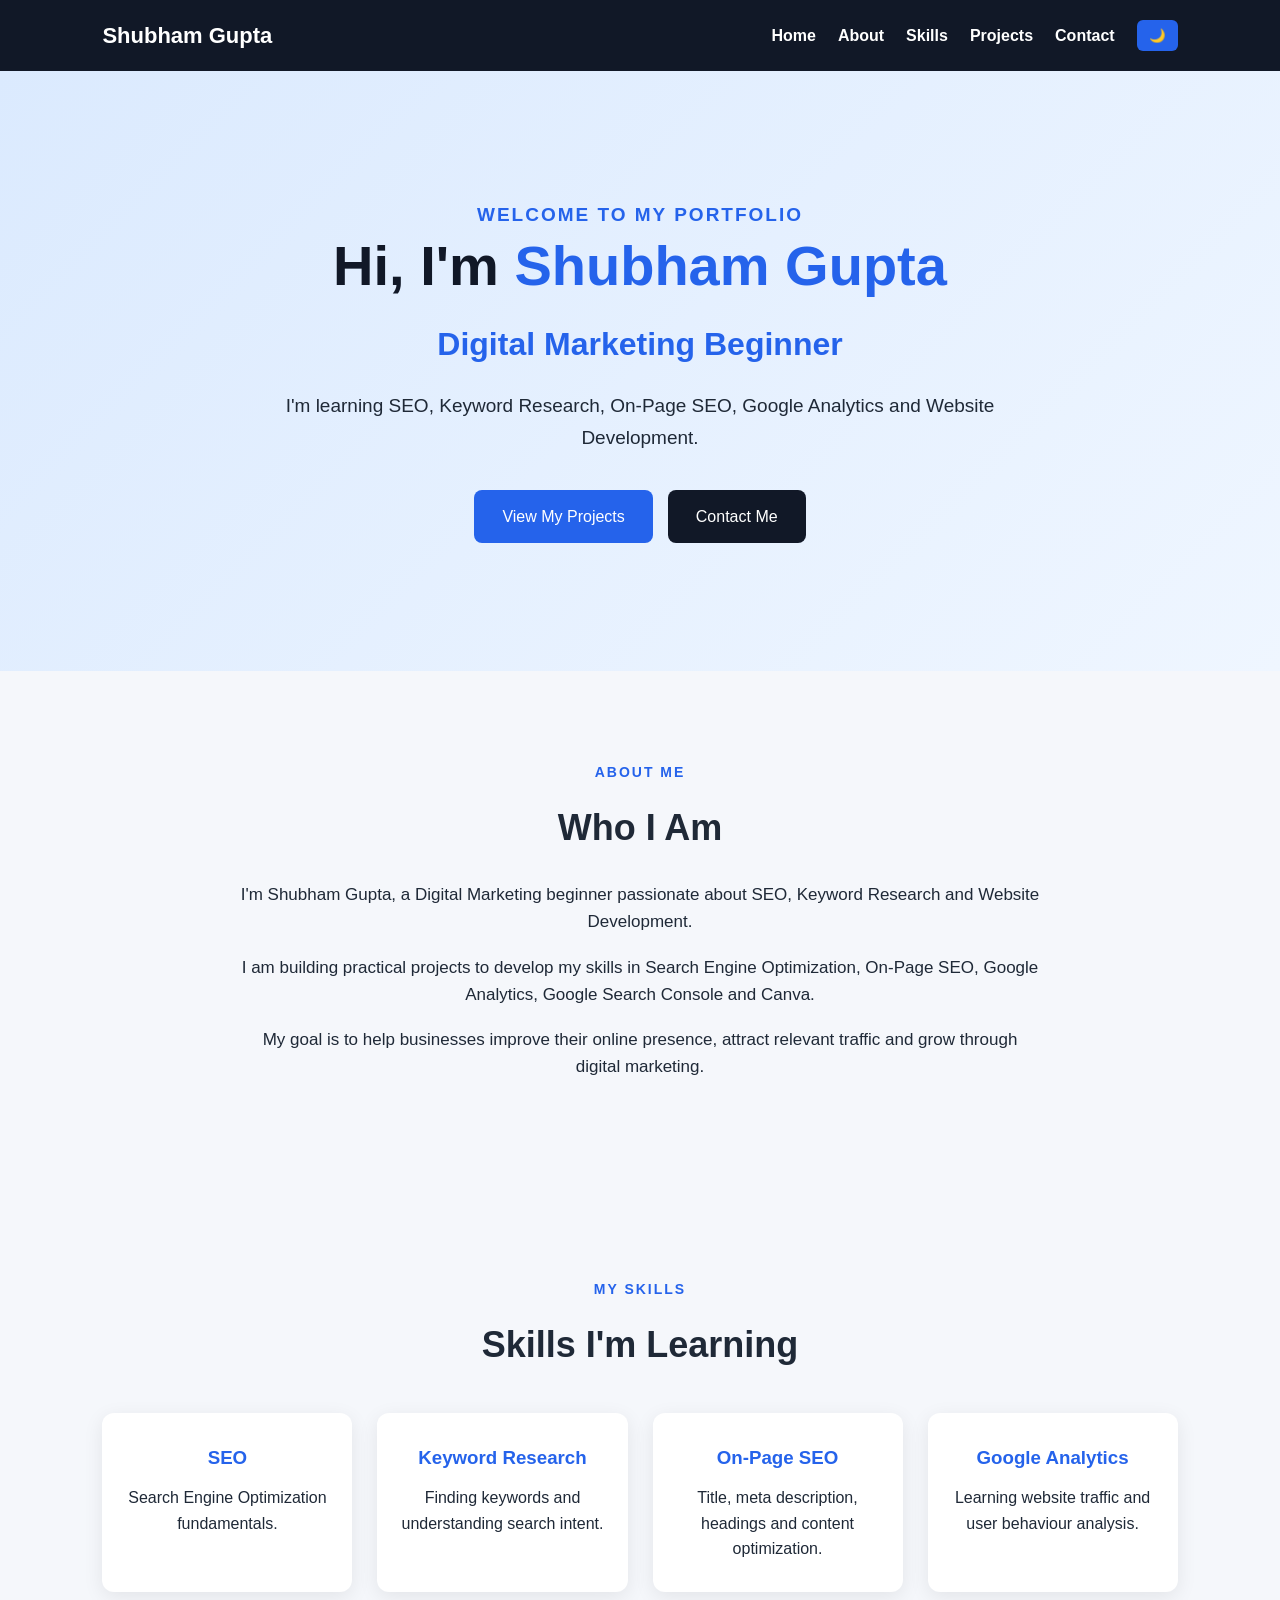
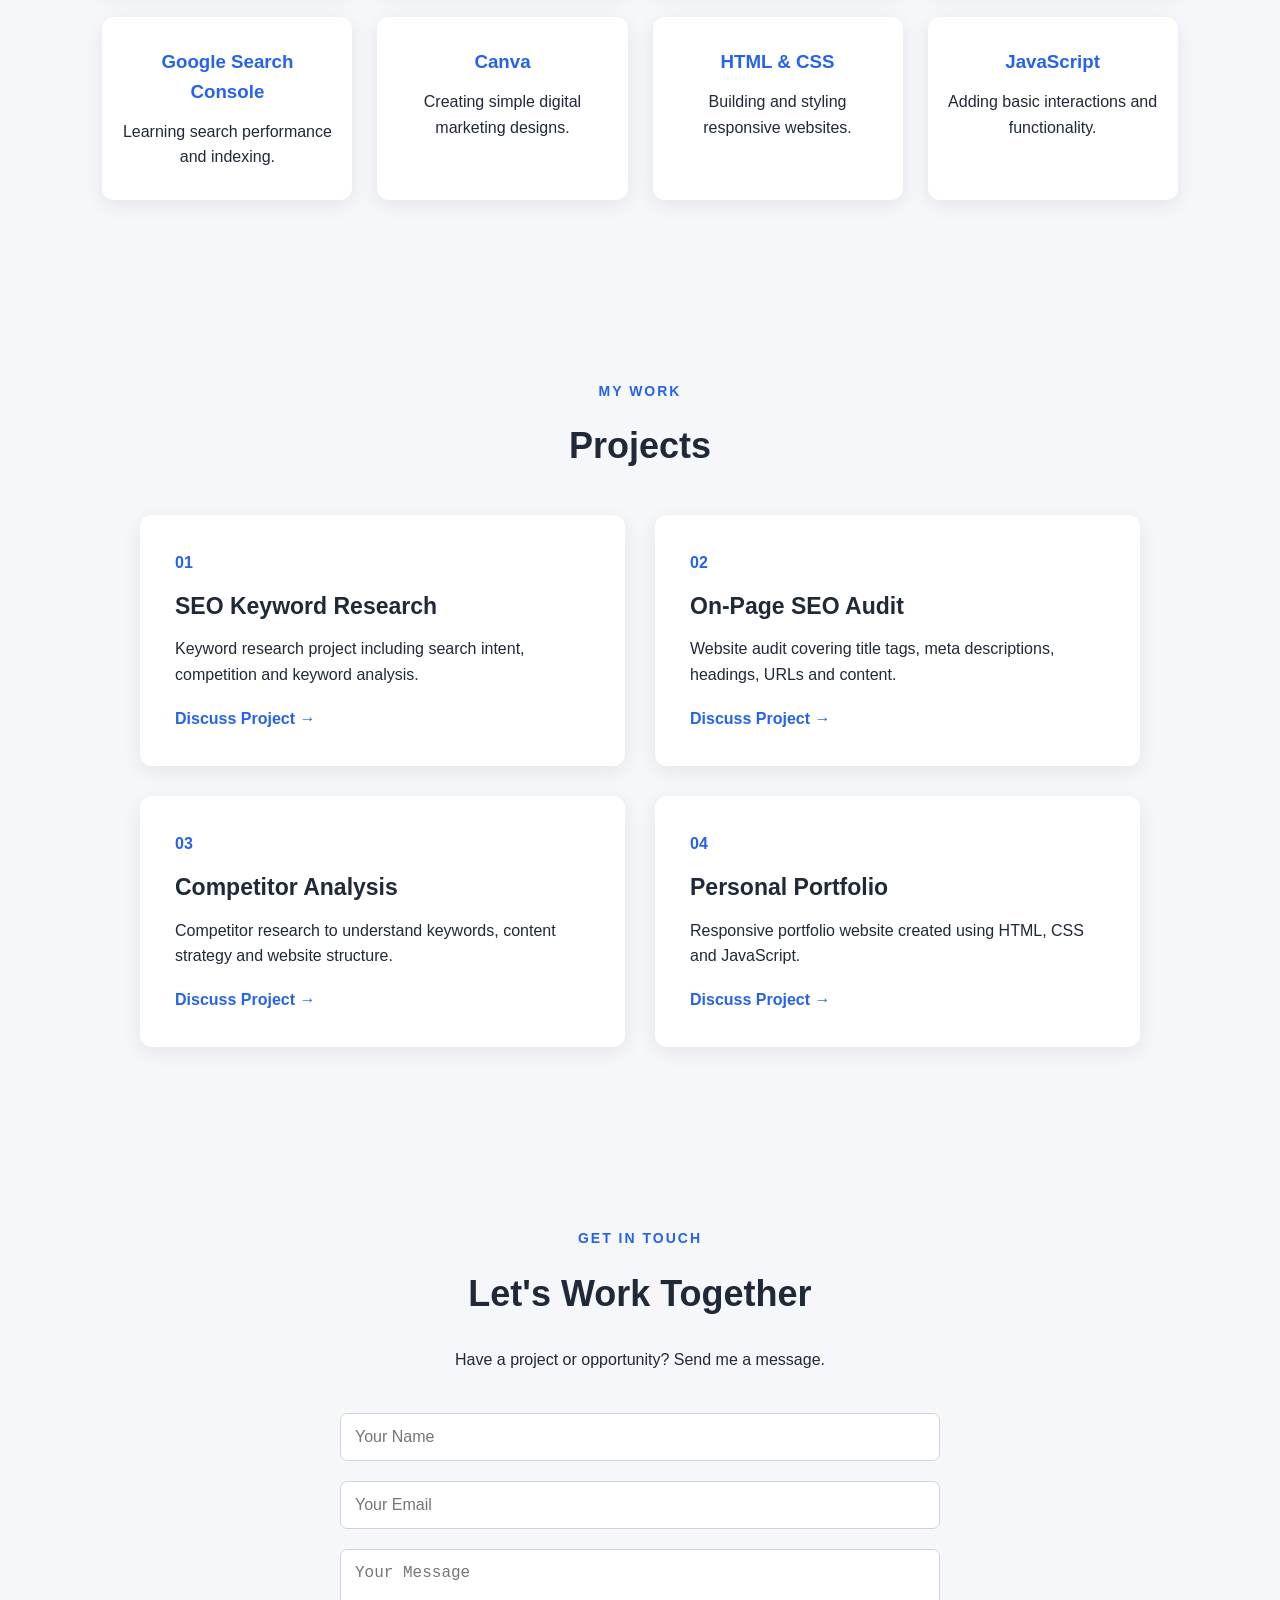
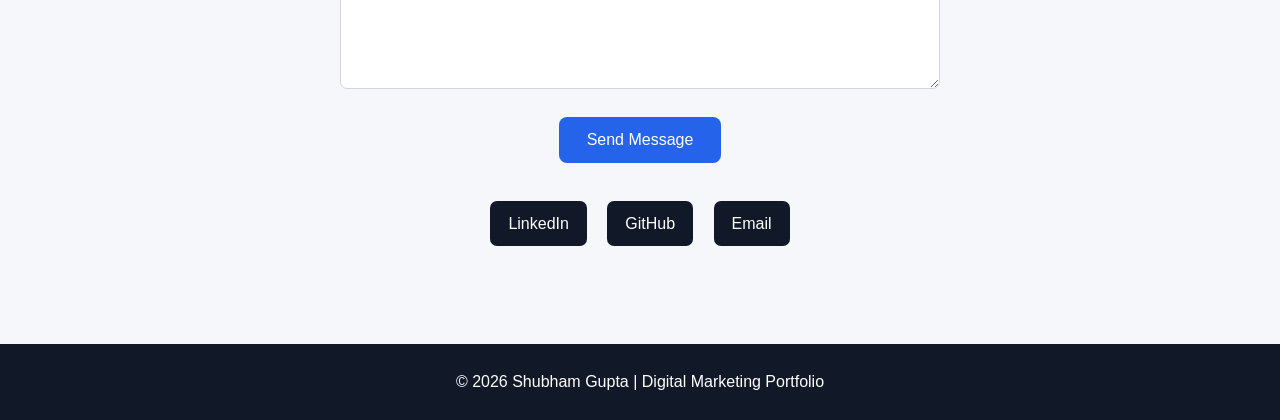
<file: index.html>
<!DOCTYPE html>
<html lang="en">
<head>
    <meta charset="UTF-8">
    <meta name="viewport" content="width=device-width, initial-scale=1.0">

    <title>Shubham Gupta | Digital Marketing Portfolio</title>

    <link rel="stylesheet" href="style.css">
</head>

<body>

<nav>
    <div class="logo">Shubham Gupta</div>

    <div class="nav-links">
        <a href="#home">Home</a>
        <a href="#about">About</a>
        <a href="#skills">Skills</a>
        <a href="#projects">Projects</a>
        <a href="#contact">Contact</a>
        <button onclick="toggleDarkMode()">🌙</button>
    </div>
</nav>

<main>

<section id="home" class="hero">

    <div class="hero-content">

        <p class="small-title">WELCOME TO MY PORTFOLIO</p>

        <h1>Hi, I'm <span>Shubham Gupta</span></h1>

        <h2>Digital Marketing Beginner</h2>

        <p>
            I'm learning SEO, Keyword Research, On-Page SEO,
            Google Analytics and Website Development.
        </p>

        <div class="hero-buttons">
            <a href="#projects" class="btn">View My Projects</a>
            <a href="#contact" class="btn secondary-btn">Contact Me</a>
        </div>

    </div>

</section>


<section id="about">

    <p class="section-title">ABOUT ME</p>

    <h2>Who I Am</h2>

    <div class="about-content">

        <p>
            I'm Shubham Gupta, a Digital Marketing beginner passionate
            about SEO, Keyword Research and Website Development.
        </p>

        <p>
            I am building practical projects to develop my skills in
            Search Engine Optimization, On-Page SEO, Google Analytics,
            Google Search Console and Canva.
        </p>

        <p>
            My goal is to help businesses improve their online presence,
            attract relevant traffic and grow through digital marketing.
        </p>

    </div>

</section>


<section id="skills">

    <p class="section-title">MY SKILLS</p>

    <h2>Skills I'm Learning</h2>

    <div class="skill-container">

        <div class="skill-card">
            <h3>SEO</h3>
            <p>Search Engine Optimization fundamentals.</p>
        </div>

        <div class="skill-card">
            <h3>Keyword Research</h3>
            <p>Finding keywords and understanding search intent.</p>
        </div>

        <div class="skill-card">
            <h3>On-Page SEO</h3>
            <p>Title, meta description, headings and content optimization.</p>
        </div>

        <div class="skill-card">
            <h3>Google Analytics</h3>
            <p>Learning website traffic and user behaviour analysis.</p>
        </div>

        <div class="skill-card">
            <h3>Google Search Console</h3>
            <p>Learning search performance and indexing.</p>
        </div>

        <div class="skill-card">
            <h3>Canva</h3>
            <p>Creating simple digital marketing designs.</p>
        </div>

        <div class="skill-card">
            <h3>HTML & CSS</h3>
            <p>Building and styling responsive websites.</p>
        </div>

        <div class="skill-card">
            <h3>JavaScript</h3>
            <p>Adding basic interactions and functionality.</p>
        </div>

    </div>

</section>


<section id="projects">

    <p class="section-title">MY WORK</p>

    <h2>Projects</h2>

    <div class="project-container">

        <div class="project-card">
            <span>01</span>
            <h3>SEO Keyword Research</h3>
            <p>
                Keyword research project including search intent,
                competition and keyword analysis.
            </p>
            <a href="#contact">Discuss Project →</a>
        </div>

        <div class="project-card">
            <span>02</span>
            <h3>On-Page SEO Audit</h3>
            <p>
                Website audit covering title tags, meta descriptions,
                headings, URLs and content.
            </p>
            <a href="#contact">Discuss Project →</a>
        </div>

        <div class="project-card">
            <span>03</span>
            <h3>Competitor Analysis</h3>
            <p>
                Competitor research to understand keywords,
                content strategy and website structure.
            </p>
            <a href="#contact">Discuss Project →</a>
        </div>

        <div class="project-card">
            <span>04</span>
            <h3>Personal Portfolio</h3>
            <p>
                Responsive portfolio website created using
                HTML, CSS and JavaScript.
            </p>
            <a href="#contact">Discuss Project →</a>
        </div>

    </div>

</section>


<section id="contact">

    <p class="section-title">GET IN TOUCH</p>

    <h2>Let's Work Together</h2>

    <p class="contact-text">
        Have a project or opportunity? Send me a message.
    </p>

    <form id="contactForm">

        <input type="text" id="name" placeholder="Your Name">

        <input type="email" id="email" placeholder="Your Email">

        <textarea id="message" placeholder="Your Message"></textarea>

        <button type="submit" class="btn">
            Send Message
        </button>

    </form>

    <div class="social-links">

        <a href="https://www.linkedin.com/" target="_blank">
            LinkedIn
        </a>

        <a href="https://github.com/" target="_blank">
            GitHub
        </a>

        <a href="mailto:your-email@gmail.com">
            Email
        </a>

    </div>

</section>

</main>


<footer>

    <p>© 2026 Shubham Gupta | Digital Marketing Portfolio</p>

</footer>


<script src="script.js"></script>

</body>
</html>
</file>
<file: style.css>
* {
    margin: 0;
    padding: 0;
    box-sizing: border-box;
}

html {
    scroll-behavior: smooth;
}

body {
    font-family: Arial, sans-serif;
    background: #f5f7fb;
    color: #1f2937;
    line-height: 1.6;
    transition: 0.3s;
}

/* NAVBAR */

nav {
    position: sticky;
    top: 0;
    z-index: 1000;
    display: flex;
    justify-content: space-between;
    align-items: center;
    padding: 18px 8%;
    background: #111827;
}

.logo {
    color: white;
    font-size: 22px;
    font-weight: bold;
}

.nav-links {
    display: flex;
    align-items: center;
    gap: 22px;
}

nav a {
    color: white;
    text-decoration: none;
    font-weight: bold;
}

nav a:hover {
    color: #38bdf8;
}

nav button {
    border: none;
    background: #2563eb;
    color: white;
    padding: 8px 12px;
    border-radius: 6px;
    cursor: pointer;
}

/* HERO */

.hero {
    min-height: 600px;
    padding: 100px 20px;
    display: flex;
    justify-content: center;
    align-items: center;
    text-align: center;
    background: linear-gradient(135deg, #dbeafe, #eff6ff);
}

.hero-content {
    max-width: 900px;
}

.small-title,
.section-title {
    color: #2563eb;
    font-size: 14px;
    font-weight: bold;
    letter-spacing: 2px;
    margin-bottom: 15px;
}

.hero h1 {
    font-size: 56px;
    line-height: 1.2;
    margin-bottom: 20px;
    color: #111827;
}

.hero h1 span {
    color: #2563eb;
}

.hero h2 {
    font-size: 32px;
    color: #2563eb;
    margin-bottom: 20px;
}

.hero p {
    max-width: 750px;
    margin: auto;
    font-size: 19px;
    line-height: 1.7;
}

.hero-buttons {
    display: flex;
    justify-content: center;
    gap: 15px;
    margin-top: 35px;
    flex-wrap: wrap;
}

/* BUTTON */

.btn {
    display: inline-block;
    padding: 14px 28px;
    background: #2563eb;
    color: white;
    border: none;
    border-radius: 8px;
    text-decoration: none;
    cursor: pointer;
    font-size: 16px;
    transition: 0.3s;
}

.btn:hover {
    background: #1d4ed8;
    transform: translateY(-3px);
}

.secondary-btn {
    background: #111827;
}

/* SECTIONS */

section {
    padding: 90px 8%;
    text-align: center;
    opacity: 0;
    transform: translateY(40px);
    transition: 0.6s ease;
}

section.show {
    opacity: 1;
    transform: translateY(0);
}

section h2 {
    font-size: 36px;
    margin-bottom: 25px;
}

/* ABOUT */

.about-content {
    max-width: 800px;
    margin: auto;
}

.about-content p {
    margin-bottom: 18px;
    font-size: 17px;
}

/* SKILLS */

.skill-container {
    display: grid;
    grid-template-columns: repeat(4, 1fr);
    gap: 25px;
    max-width: 1200px;
    margin: 40px auto 0;
}

.skill-card {
    background: white;
    padding: 30px 20px;
    border-radius: 12px;
    box-shadow: 0 5px 20px rgba(0, 0, 0, 0.08);
    transition: 0.3s;
}

.skill-card:hover {
    transform: translateY(-8px);
}

.skill-card h3 {
    color: #2563eb;
    margin-bottom: 12px;
}

/* PROJECTS */

.project-container {
    display: grid;
    grid-template-columns: repeat(2, 1fr);
    gap: 30px;
    max-width: 1000px;
    margin: 40px auto 0;
}

.project-card {
    background: white;
    padding: 35px;
    text-align: left;
    border-radius: 12px;
    box-shadow: 0 5px 20px rgba(0, 0, 0, 0.08);
    transition: 0.3s;
}

.project-card:hover {
    transform: translateY(-8px);
}

.project-card span {
    color: #2563eb;
    font-weight: bold;
}

.project-card h3 {
    margin: 12px 0;
    font-size: 23px;
}

.project-card a {
    display: inline-block;
    margin-top: 18px;
    color: #2563eb;
    font-weight: bold;
    text-decoration: none;
}

/* CONTACT */

.contact-text {
    margin-bottom: 25px;
}

form {
    max-width: 600px;
    margin: 30px auto;
}

form input,
form textarea {
    width: 100%;
    padding: 14px;
    margin: 10px 0;
    border: 1px solid #d1d5db;
    border-radius: 7px;
    font-size: 16px;
}

form textarea {
    height: 140px;
    resize: vertical;
}

form button {
    margin-top: 10px;
}

/* SOCIAL */

.social-links {
    margin-top: 25px;
}

.social-links a {
    display: inline-block;
    margin: 8px;
    padding: 10px 18px;
    background: #111827;
    color: white;
    text-decoration: none;
    border-radius: 7px;
    transition: 0.3s;
}

.social-links a:hover {
    background: #2563eb;
}

/* FOOTER */

footer {
    background: #111827;
    color: white;
    text-align: center;
    padding: 25px;
}

/* DARK MODE */

.dark-mode {
    background: #111827;
    color: #f9fafb;
}

.dark-mode nav {
    background: #030712;
}

.dark-mode .hero {
    background: #1f2937;
}

.dark-mode .hero h1 {
    color: white;
}

.dark-mode .skill-card,
.dark-mode .project-card {
    background: #1f2937;
    color: white;
}

.dark-mode .skill-card h3,
.dark-mode .project-card h3 {
    color: #60a5fa;
}

.dark-mode input,
.dark-mode textarea {
    background: #374151;
    color: white;
    border-color: #4b5563;
}

/* MOBILE */

@media (max-width: 900px) {

    .skill-container {
        grid-template-columns: repeat(2, 1fr);
    }
}

@media (max-width: 768px) {

    nav {
        flex-direction: column;
        gap: 15px;
    }

    .nav-links {
        flex-wrap: wrap;
        justify-content: center;
        gap: 12px;
    }

    .hero {
        min-height: 600px;
        padding: 80px 20px;
    }

    .hero h1 {
        font-size: 38px;
    }

    .hero h2 {
        font-size: 25px;
    }

    .hero p {
        font-size: 16px;
    }

    .hero-buttons {
        flex-direction: column;
        width: 100%;
        max-width: 300px;
        margin-left: auto;
        margin-right: auto;
    }

    .hero-buttons .btn {
        width: 100%;
    }

    section {
        padding: 70px 20px;
    }

    section h2 {
        font-size: 30px;
    }

    .skill-container {
        grid-template-columns: 1fr;
    }

    .project-container {
        grid-template-columns: 1fr;
    }

    .skill-card,
    .project-card {
        width: 100%;
    }
}
</file>
